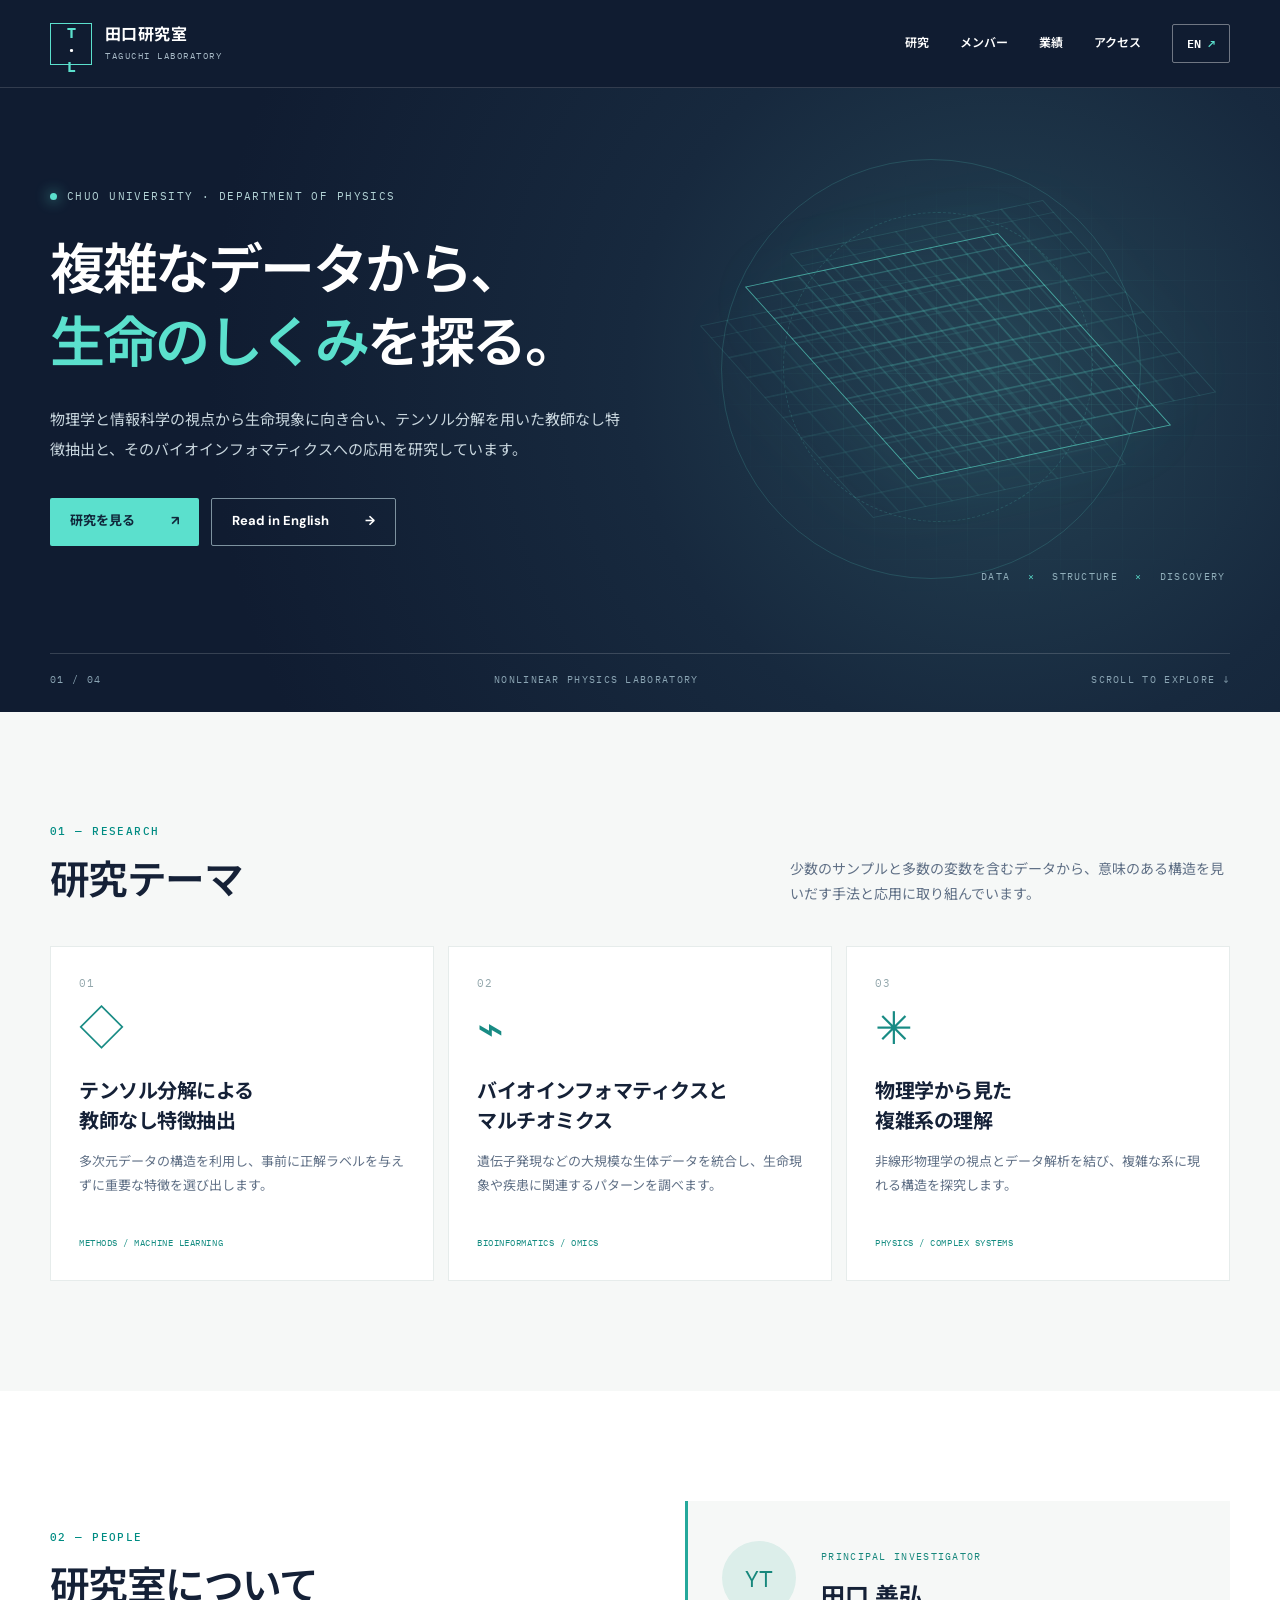
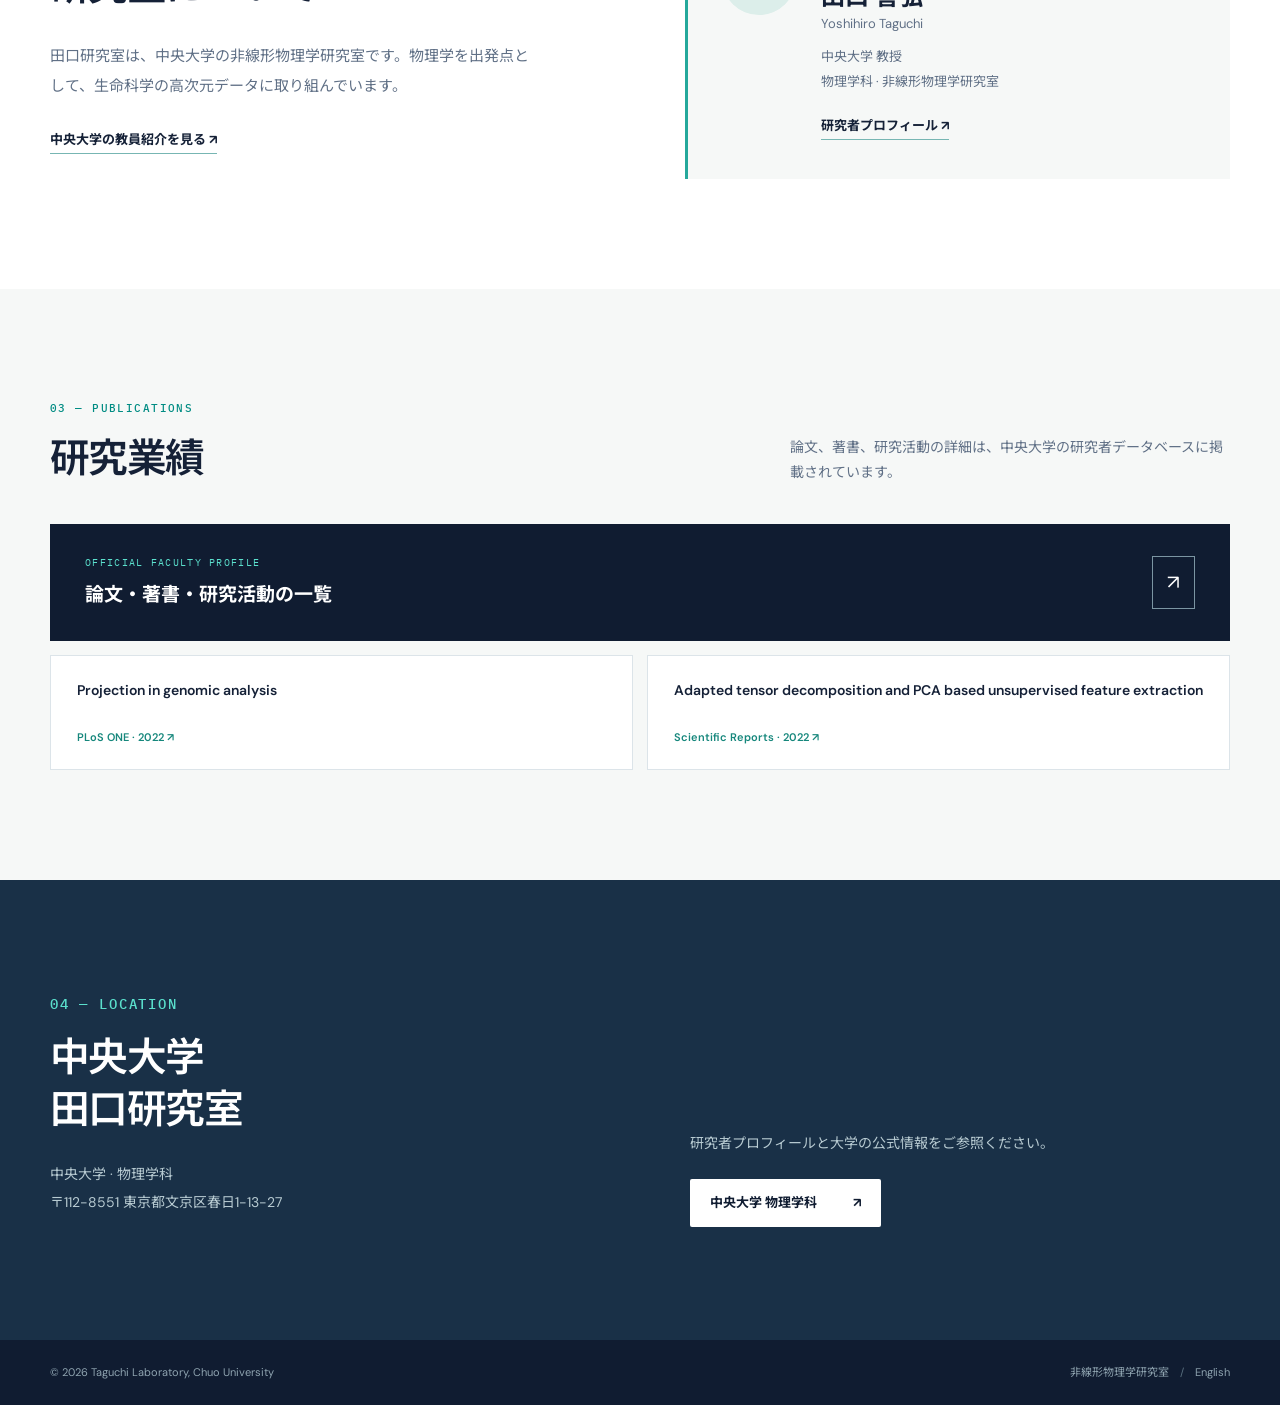
<file: index.html>
<!doctype html>
<html lang="ja">
<head>
  <meta charset="utf-8">
  <meta name="viewport" content="width=device-width, initial-scale=1">
  <meta name="description" content="中央大学 田口研究室（非線形物理学研究室）。テンソル分解、バイオインフォマティクス、機械学習を研究しています。">
  <meta name="theme-color" content="#101c31">
  <title>田口研究室 | 中央大学</title>
  <link rel="alternate" hreflang="ja" href="./">
  <link rel="alternate" hreflang="en" href="./en/">
  <link rel="stylesheet" href="./style.css">
</head>
<body>
  <a class="skip" href="#main">本文へ</a>
  <header class="site-header">
    <div class="wrap header-inner">
      <a class="brand" href="./" aria-label="田口研究室 ホーム"><span class="brand-mark" aria-hidden="true">T<span>·</span>L</span><span>田口研究室<small>TAGUCHI LABORATORY</small></span></a>
      <nav aria-label="メインナビゲーション"><a href="#research">研究</a><a href="#people">メンバー</a><a href="#publications">業績</a><a href="#contact">アクセス</a><a class="language" href="./en/" lang="en" hreflang="en">EN <span aria-hidden="true">↗</span></a></nav>
    </div>
  </header>
  <main id="main">
    <section class="hero">
      <div class="wrap hero-grid">
        <div class="hero-content"><p class="eyebrow"><span class="dot"></span> CHUO UNIVERSITY · DEPARTMENT OF PHYSICS</p><h1>複雑なデータから、<br><em>生命のしくみ</em>を探る。</h1><p class="hero-lead">物理学と情報科学の視点から生命現象に向き合い、テンソル分解を用いた教師なし特徴抽出と、そのバイオインフォマティクスへの応用を研究しています。</p><div class="hero-actions"><a class="button primary" href="#research">研究を見る <span aria-hidden="true">↗</span></a><a class="button ghost" href="./en/" lang="en">Read in English <span aria-hidden="true">→</span></a></div></div>
        <div class="visual" aria-hidden="true"><div class="visual-grid"></div><div class="plane plane-a"></div><div class="plane plane-b"></div><div class="plane plane-c"></div><span class="orbit orbit-a"></span><span class="orbit orbit-b"></span><span class="visual-label">DATA <i>×</i> STRUCTURE <i>×</i> DISCOVERY</span></div>
      </div>
      <div class="wrap hero-foot"><span>01 / 04</span><span>NONLINEAR PHYSICS LABORATORY</span><span>SCROLL TO EXPLORE ↓</span></div>
    </section>
    <section id="research" class="section research"><div class="wrap"><div class="section-heading"><div><p class="kicker">01 — RESEARCH</p><h2>研究テーマ</h2></div><p>少数のサンプルと多数の変数を含むデータから、意味のある構造を見いだす手法と応用に取り組んでいます。</p></div><div class="cards"><article class="card"><span class="card-number">01</span><div class="card-symbol">◇</div><h3>テンソル分解による<br>教師なし特徴抽出</h3><p>多次元データの構造を利用し、事前に正解ラベルを与えずに重要な特徴を選び出します。</p><span class="tag">METHODS / MACHINE LEARNING</span></article><article class="card"><span class="card-number">02</span><div class="card-symbol">⌁</div><h3>バイオインフォマティクスと<br>マルチオミクス</h3><p>遺伝子発現などの大規模な生体データを統合し、生命現象や疾患に関連するパターンを調べます。</p><span class="tag">BIOINFORMATICS / OMICS</span></article><article class="card"><span class="card-number">03</span><div class="card-symbol">✳</div><h3>物理学から見た<br>複雑系の理解</h3><p>非線形物理学の視点とデータ解析を結び、複雑な系に現れる構造を探究します。</p><span class="tag">PHYSICS / COMPLEX SYSTEMS</span></article></div></div></section>
    <section id="people" class="section person"><div class="wrap person-grid"><div><p class="kicker">02 — PEOPLE</p><h2>研究室について</h2><p class="body-copy">田口研究室は、中央大学の非線形物理学研究室です。物理学を出発点として、生命科学の高次元データに取り組んでいます。</p><a class="text-link" href="https://www.chuo-u.ac.jp/academics/faculties/science/teacher/" target="_blank" rel="noopener noreferrer">中央大学の教員紹介を見る <span aria-hidden="true">↗</span></a></div><div class="person-card"><div class="avatar" aria-hidden="true">YT</div><div><span class="role">PRINCIPAL INVESTIGATOR</span><h3>田口 善弘 <small>Yoshihiro Taguchi</small></h3><p>中央大学 教授<br>物理学科 · 非線形物理学研究室</p><a class="text-link" href="https://c-research.chuo-u.ac.jp/html/100003174_ja.html" target="_blank" rel="noopener noreferrer">研究者プロフィール <span aria-hidden="true">↗</span></a></div></div></div></section>
    <section id="publications" class="section publications"><div class="wrap"><div class="section-heading"><div><p class="kicker">03 — PUBLICATIONS</p><h2>研究業績</h2></div><p>論文、著書、研究活動の詳細は、中央大学の研究者データベースに掲載されています。</p></div><a class="feature-link" href="https://c-research.chuo-u.ac.jp/html/100003174_ja.html" target="_blank" rel="noopener noreferrer"><span><small>OFFICIAL FACULTY PROFILE</small><strong>論文・著書・研究活動の一覧</strong></span><span class="arrow" aria-hidden="true">↗</span></a><div class="publication-links"><a href="https://doi.org/10.1371/journal.pone.0275472" target="_blank" rel="noopener noreferrer">Projection in genomic analysis <span>PLoS ONE · 2022 ↗</span></a><a href="https://doi.org/10.1038/s41598-022-21474-z" target="_blank" rel="noopener noreferrer">Adapted tensor decomposition and PCA based unsupervised feature extraction <span>Scientific Reports · 2022 ↗</span></a></div></div></section>
    <section id="contact" class="section contact"><div class="wrap contact-grid"><div><p class="kicker">04 — LOCATION</p><h2>中央大学<br>田口研究室</h2><p>中央大学 · 物理学科<br>〒112-8551 東京都文京区春日1-13-27</p></div><div class="contact-side"><p>研究者プロフィールと大学の公式情報をご参照ください。</p><a class="button light" href="https://www.chuo-u.ac.jp/academics/faculties/science/teacher/" target="_blank" rel="noopener noreferrer">中央大学 物理学科 <span aria-hidden="true">↗</span></a></div></div></section>
  </main>
  <footer><div class="wrap footer-inner"><span>© <span id="year">2026</span> Taguchi Laboratory, Chuo University</span><span>非線形物理学研究室 <span class="divider">/</span> <a href="./en/" lang="en">English</a></span></div></footer>
  <script src="./script.js" defer></script>
</body>
</html>
</file>
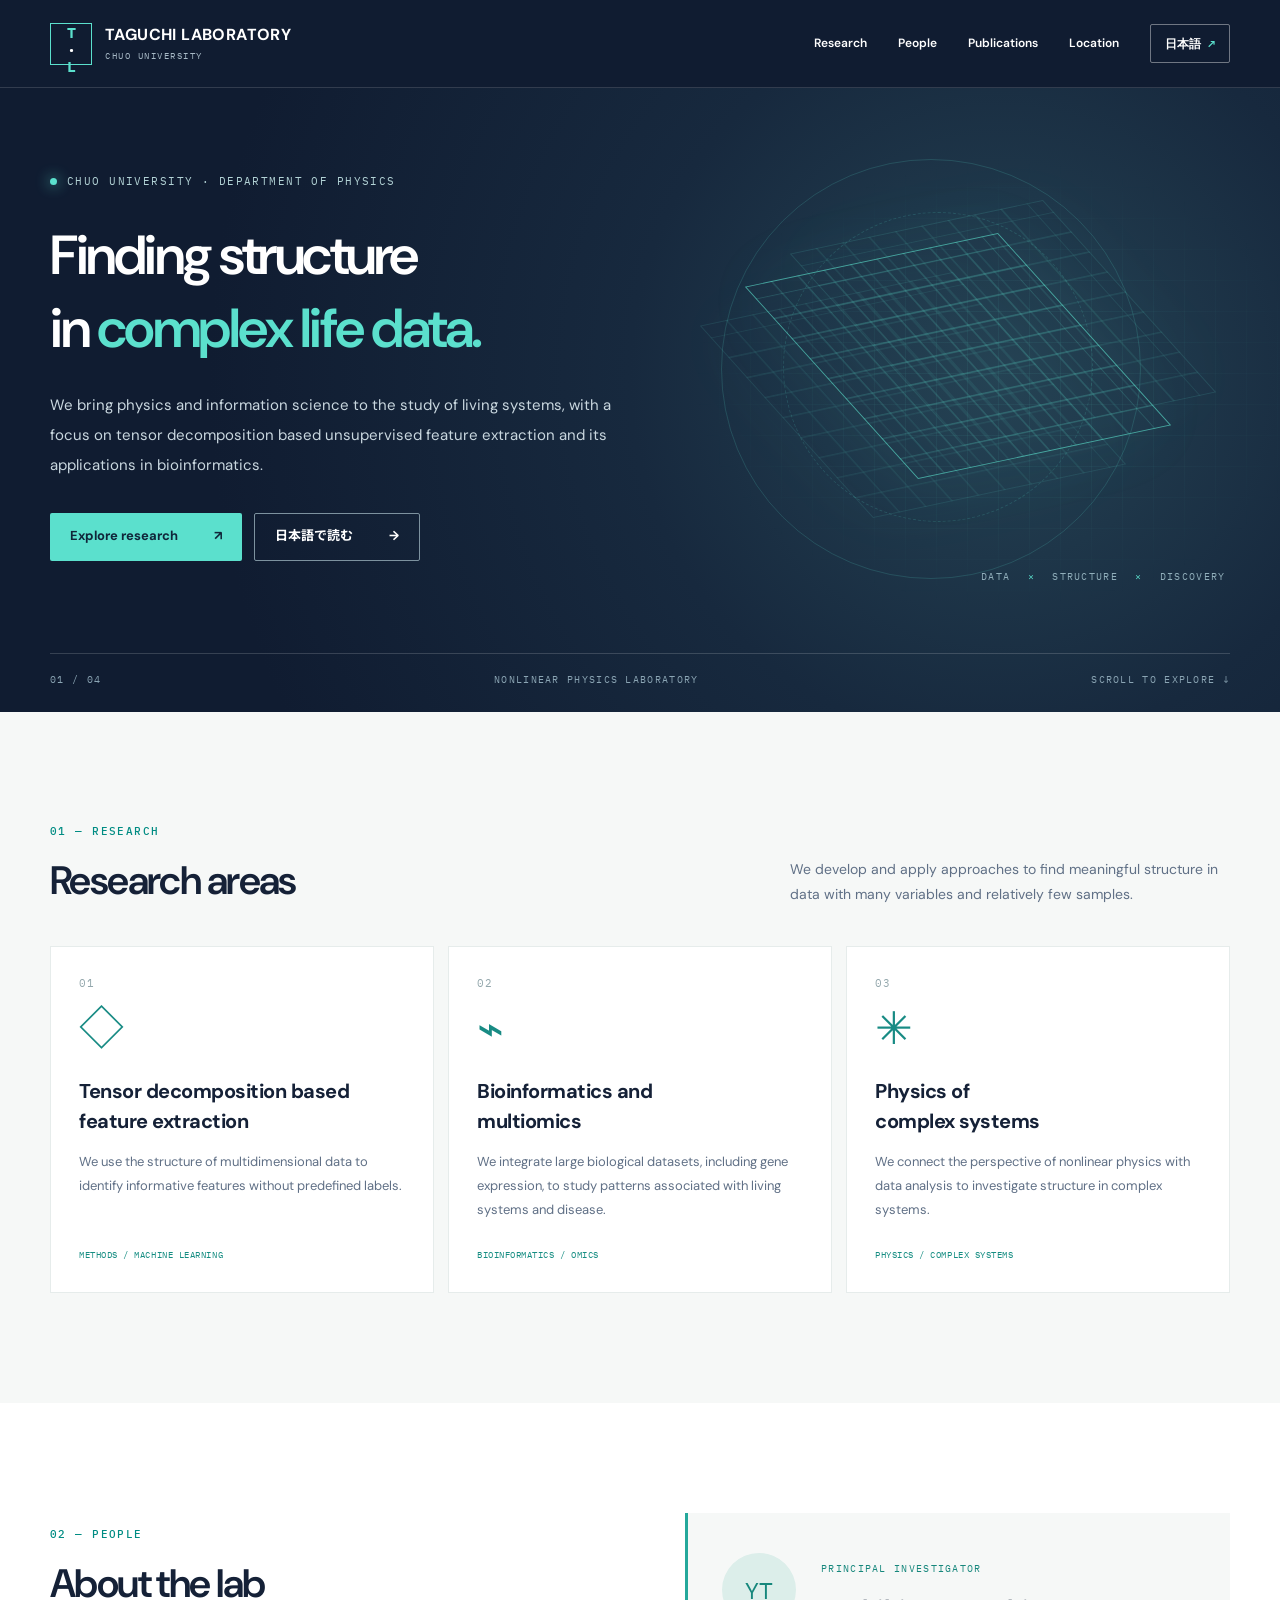
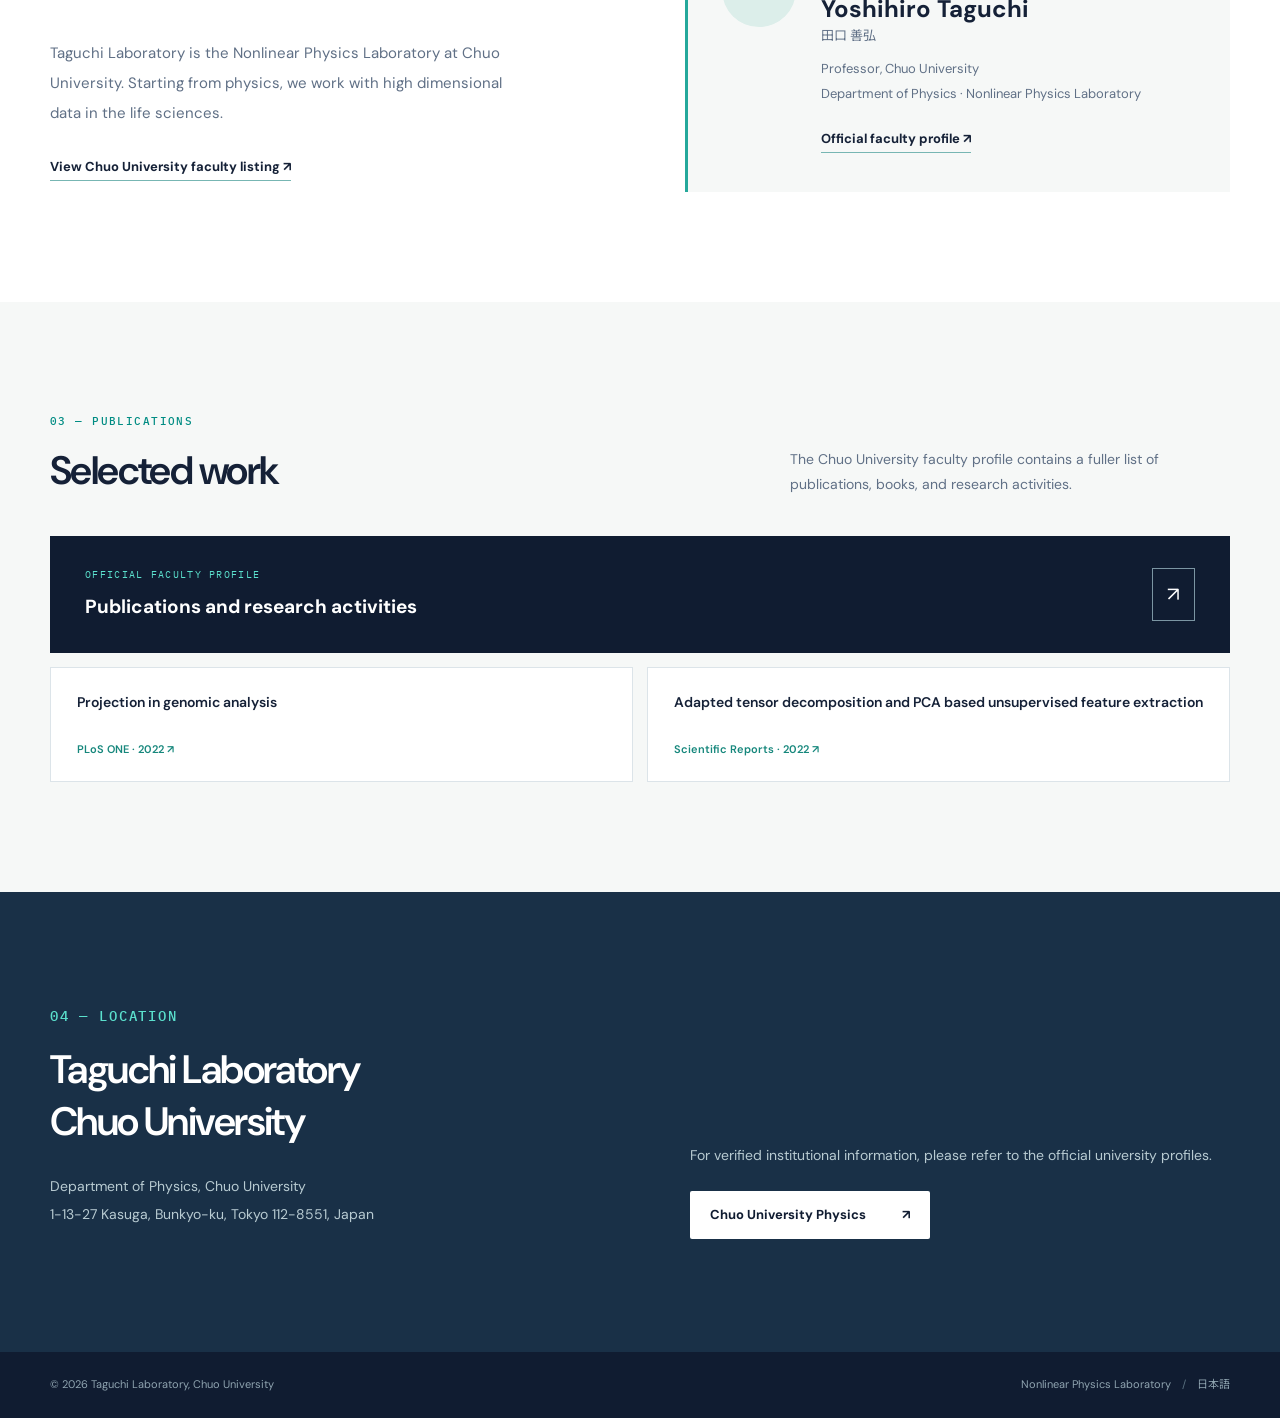
<file: en/index.html>
<!doctype html>
<html lang="en">
<head>
  <meta charset="utf-8">
  <meta name="viewport" content="width=device-width, initial-scale=1">
  <meta name="description" content="Taguchi Laboratory at Chuo University. Research in tensor decomposition, bioinformatics, machine learning, and nonlinear physics.">
  <meta name="theme-color" content="#101c31">
  <title>Taguchi Laboratory | Chuo University</title>
  <link rel="alternate" hreflang="ja" href="../">
  <link rel="alternate" hreflang="en" href="./">
  <link rel="stylesheet" href="../style.css">
</head>
<body>
  <a class="skip" href="#main">Skip to content</a>
  <header class="site-header"><div class="wrap header-inner"><a class="brand" href="./" aria-label="Taguchi Laboratory home"><span class="brand-mark" aria-hidden="true">T<span>·</span>L</span><span>TAGUCHI LABORATORY<small>CHUO UNIVERSITY</small></span></a><nav aria-label="Main navigation"><a href="#research">Research</a><a href="#people">People</a><a href="#publications">Publications</a><a href="#contact">Location</a><a class="language" href="../" lang="ja" hreflang="ja">日本語 <span aria-hidden="true">↗</span></a></nav></div></header>
  <main id="main">
    <section class="hero"><div class="wrap hero-grid"><div class="hero-content"><p class="eyebrow"><span class="dot"></span> CHUO UNIVERSITY · DEPARTMENT OF PHYSICS</p><h1>Finding structure<br>in <em>complex life data.</em></h1><p class="hero-lead">We bring physics and information science to the study of living systems, with a focus on tensor decomposition based unsupervised feature extraction and its applications in bioinformatics.</p><div class="hero-actions"><a class="button primary" href="#research">Explore research <span aria-hidden="true">↗</span></a><a class="button ghost" href="../" lang="ja">日本語で読む <span aria-hidden="true">→</span></a></div></div><div class="visual" aria-hidden="true"><div class="visual-grid"></div><div class="plane plane-a"></div><div class="plane plane-b"></div><div class="plane plane-c"></div><span class="orbit orbit-a"></span><span class="orbit orbit-b"></span><span class="visual-label">DATA <i>×</i> STRUCTURE <i>×</i> DISCOVERY</span></div></div><div class="wrap hero-foot"><span>01 / 04</span><span>NONLINEAR PHYSICS LABORATORY</span><span>SCROLL TO EXPLORE ↓</span></div></section>
    <section id="research" class="section research"><div class="wrap"><div class="section-heading"><div><p class="kicker">01 — RESEARCH</p><h2>Research areas</h2></div><p>We develop and apply approaches to find meaningful structure in data with many variables and relatively few samples.</p></div><div class="cards"><article class="card"><span class="card-number">01</span><div class="card-symbol">◇</div><h3>Tensor decomposition based<br>feature extraction</h3><p>We use the structure of multidimensional data to identify informative features without predefined labels.</p><span class="tag">METHODS / MACHINE LEARNING</span></article><article class="card"><span class="card-number">02</span><div class="card-symbol">⌁</div><h3>Bioinformatics and<br>multiomics</h3><p>We integrate large biological datasets, including gene expression, to study patterns associated with living systems and disease.</p><span class="tag">BIOINFORMATICS / OMICS</span></article><article class="card"><span class="card-number">03</span><div class="card-symbol">✳</div><h3>Physics of<br>complex systems</h3><p>We connect the perspective of nonlinear physics with data analysis to investigate structure in complex systems.</p><span class="tag">PHYSICS / COMPLEX SYSTEMS</span></article></div></div></section>
    <section id="people" class="section person"><div class="wrap person-grid"><div><p class="kicker">02 — PEOPLE</p><h2>About the lab</h2><p class="body-copy">Taguchi Laboratory is the Nonlinear Physics Laboratory at Chuo University. Starting from physics, we work with high dimensional data in the life sciences.</p><a class="text-link" href="https://www.chuo-u.ac.jp/academics/faculties/science/teacher/" target="_blank" rel="noopener noreferrer">View Chuo University faculty listing <span aria-hidden="true">↗</span></a></div><div class="person-card"><div class="avatar" aria-hidden="true">YT</div><div><span class="role">PRINCIPAL INVESTIGATOR</span><h3>Yoshihiro Taguchi <small>田口 善弘</small></h3><p>Professor, Chuo University<br>Department of Physics · Nonlinear Physics Laboratory</p><a class="text-link" href="https://c-research.chuo-u.ac.jp/html/100003174_en.html" target="_blank" rel="noopener noreferrer">Official faculty profile <span aria-hidden="true">↗</span></a></div></div></div></section>
    <section id="publications" class="section publications"><div class="wrap"><div class="section-heading"><div><p class="kicker">03 — PUBLICATIONS</p><h2>Selected work</h2></div><p>The Chuo University faculty profile contains a fuller list of publications, books, and research activities.</p></div><a class="feature-link" href="https://c-research.chuo-u.ac.jp/html/100003174_en.html" target="_blank" rel="noopener noreferrer"><span><small>OFFICIAL FACULTY PROFILE</small><strong>Publications and research activities</strong></span><span class="arrow" aria-hidden="true">↗</span></a><div class="publication-links"><a href="https://doi.org/10.1371/journal.pone.0275472" target="_blank" rel="noopener noreferrer">Projection in genomic analysis <span>PLoS ONE · 2022 ↗</span></a><a href="https://doi.org/10.1038/s41598-022-21474-z" target="_blank" rel="noopener noreferrer">Adapted tensor decomposition and PCA based unsupervised feature extraction <span>Scientific Reports · 2022 ↗</span></a></div></div></section>
    <section id="contact" class="section contact"><div class="wrap contact-grid"><div><p class="kicker">04 — LOCATION</p><h2>Taguchi Laboratory<br>Chuo University</h2><p>Department of Physics, Chuo University<br>1-13-27 Kasuga, Bunkyo-ku, Tokyo 112-8551, Japan</p></div><div class="contact-side"><p>For verified institutional information, please refer to the official university profiles.</p><a class="button light" href="https://www.chuo-u.ac.jp/academics/faculties/science/teacher/" target="_blank" rel="noopener noreferrer">Chuo University Physics <span aria-hidden="true">↗</span></a></div></div></section>
  </main>
  <footer><div class="wrap footer-inner"><span>© <span id="year">2026</span> Taguchi Laboratory, Chuo University</span><span>Nonlinear Physics Laboratory <span class="divider">/</span> <a href="../" lang="ja">日本語</a></span></div></footer>
  <script src="../script.js" defer></script>
</body>
</html>
</file>
<file: style.css>
@import url('https://fonts.googleapis.com/css2?family=DM+Sans:wght@400;500;600;700&family=IBM+Plex+Mono:wght@400;500&family=Noto+Sans+JP:wght@400;500;600;700&display=swap');
:root{--ink:#152137;--muted:#607086;--navy:#101c31;--teal:#5be0cd;--line:#dce4e9;--paper:#f6f8f7;--white:#fff}*{box-sizing:border-box}html{scroll-behavior:smooth}body{margin:0;color:var(--ink);background:var(--white);font-family:'DM Sans','Noto Sans JP',sans-serif;line-height:1.75;-webkit-font-smoothing:antialiased}a{color:inherit;text-decoration:none}a:focus-visible{outline:3px solid #00a891;outline-offset:4px}.skip{position:absolute;left:12px;top:-80px;z-index:10;background:#fff;padding:8px 14px}.skip:focus{top:12px}.wrap{width:min(1180px,calc(100% - 64px));margin-inline:auto}.site-header{height:88px;background:var(--navy);color:#fff;border-bottom:1px solid rgba(255,255,255,.14)}.header-inner{height:100%;display:flex;align-items:center;justify-content:space-between;gap:24px}.brand{display:flex;align-items:center;gap:13px;font-weight:700;letter-spacing:.025em;line-height:1.15}.brand small{display:block;font-family:'IBM Plex Mono',monospace;font-size:9px;font-weight:400;letter-spacing:.17em;color:#a7b9c6;margin-top:7px}.brand-mark{width:42px;height:42px;display:grid;place-items:center;border:1px solid var(--teal);color:var(--teal);font-family:'IBM Plex Mono',monospace;font-size:15px;letter-spacing:-.1em}.brand-mark span{margin:0 2px;color:#fff}nav{display:flex;gap:31px;align-items:center;font-size:12px;font-weight:600}nav a:hover,.footer-inner a:hover{color:var(--teal)}nav .language{border:1px solid rgba(255,255,255,.4);padding:8px 14px;border-radius:2px;font-family:'IBM Plex Mono',monospace;white-space:nowrap}nav .language span{color:var(--teal)}.hero{color:#fff;background:radial-gradient(circle at 78% 46%,#254354 0%,#17293e 35%,#101c31 75%);overflow:hidden}.hero-grid{min-height:565px;display:grid;grid-template-columns:1.05fr .95fr;align-items:center;position:relative}.hero-content{position:relative;z-index:2;padding:80px 0 88px}.eyebrow,.kicker,.role,.tag,.card-number,.visual-label,.hero-foot,.feature-link small{font-family:'IBM Plex Mono',monospace;letter-spacing:.13em;font-size:11px}.eyebrow{color:#b3d3d6;display:flex;align-items:center;gap:10px}.dot{width:7px;height:7px;border-radius:50%;background:var(--teal);box-shadow:0 0 14px var(--teal)}h1,h2,h3,p{margin-top:0}h1{font-size:clamp(42px,4.3vw,68px);line-height:1.32;letter-spacing:-.045em;font-weight:600;margin:28px 0 25px}h1 em{font-style:normal;color:var(--teal)}.hero-lead{font-size:15px;line-height:2;max-width:570px;color:#c9d7df}.hero-actions{display:flex;gap:12px;flex-wrap:wrap;margin-top:33px}.button{display:inline-flex;justify-content:space-between;align-items:center;gap:36px;min-height:48px;padding:11px 20px;border-radius:2px;font-size:13px;font-weight:700;transition:transform .2s,background .2s}.button:hover{transform:translateY(-2px)}.primary{background:var(--teal);color:#10263a}.ghost{border:1px solid #7d929f;color:#fff}.light{background:#fff;color:var(--navy)}.hero-foot{display:flex;justify-content:space-between;border-top:1px solid rgba(255,255,255,.16);padding:17px 0 23px;color:#8ba5b4;font-size:10px}.visual{position:relative;height:480px;isolation:isolate;transform:translateX(18px)}.visual-grid{position:absolute;inset:25px -80px 0 0;background-image:linear-gradient(rgba(91,224,205,.065) 1px,transparent 1px),linear-gradient(90deg,rgba(91,224,205,.065) 1px,transparent 1px);background-size:31px 31px;mask-image:radial-gradient(ellipse,#000 20%,transparent 70%)}.plane{position:absolute;width:250px;height:250px;border:1px solid rgba(91,224,205,.65);transform:rotate(-27deg) skew(15deg,15deg);left:26%;top:21%;background:repeating-linear-gradient(0deg,transparent 0 24px,rgba(91,224,205,.18) 25px 26px),repeating-linear-gradient(90deg,transparent 0 24px,rgba(91,224,205,.18) 25px 26px);box-shadow:0 0 75px rgba(91,224,205,.06)}.plane-b{left:34%;top:14%;border-color:rgba(91,224,205,.25);opacity:.6}.plane-c{left:18%;top:29%;border-color:rgba(91,224,205,.25);opacity:.5}.orbit{position:absolute;border:1px solid rgba(91,224,205,.17);border-radius:50%;width:420px;height:420px;left:6%;top:6%}.orbit-b{width:310px;height:310px;left:17%;top:17%;border-style:dashed}.visual-label{position:absolute;bottom:25px;right:4%;color:#91afbb;font-size:10px}.visual-label i{font-style:normal;color:var(--teal);margin:0 10px}.section{padding:110px 0;scroll-margin-top:20px}.section-heading{display:flex;justify-content:space-between;align-items:end;gap:50px;margin-bottom:40px}.section-heading>p{max-width:440px;margin:0;color:var(--muted);font-size:14px}.kicker{color:#008c83;font-weight:500;margin-bottom:14px}h2{font-size:clamp(32px,3.1vw,46px);line-height:1.3;letter-spacing:-.04em;margin-bottom:0;font-weight:600}.research{background:var(--paper)}.cards{display:grid;grid-template-columns:repeat(3,1fr);gap:14px}.card{position:relative;background:#fff;border:1px solid #e6eceb;padding:27px 28px 30px;min-height:335px;display:flex;flex-direction:column;transition:transform .2s,box-shadow .2s}.card:hover{transform:translateY(-4px);box-shadow:0 16px 30px #142b3b0d}.card-number{color:#93a7ac}.card-symbol{font-size:45px;line-height:1;color:#188b84;margin:12px 0 25px;font-weight:400}.card h3{font-size:20px;line-height:1.5;letter-spacing:-.025em;margin-bottom:14px}.card p{font-size:13px;color:var(--muted);line-height:1.85;margin-bottom:25px}.tag{font-size:9px;color:#158d82;margin-top:auto;letter-spacing:.06em}.person-grid{display:grid;grid-template-columns:1fr 1fr;gap:90px;align-items:center}.body-copy{margin:28px 0 24px;max-width:480px;color:var(--muted);line-height:2;font-size:15px}.text-link{font-size:13px;font-weight:700;border-bottom:1px solid #77b6b3;padding-bottom:5px}.text-link:hover{color:#008c83}.person-card{display:flex;gap:25px;align-items:flex-start;background:var(--paper);border-left:3px solid #25a89b;padding:40px 34px}.avatar{flex:none;width:74px;height:74px;border-radius:50%;display:grid;place-items:center;background:#dceeea;color:#16877c;font-family:'IBM Plex Mono',monospace;font-size:23px}.role{color:#16877c;font-size:10px}.person-card h3{font-size:24px;line-height:1.45;margin:11px 0}.person-card h3 small{display:block;font-size:13px;color:var(--muted);font-weight:400;letter-spacing:0}.person-card p{color:var(--muted);font-size:13px;line-height:1.9;margin-bottom:17px}.publications{background:var(--paper)}.feature-link{background:var(--navy);color:#fff;display:flex;align-items:center;justify-content:space-between;padding:30px 35px;gap:20px}.feature-link small{display:block;color:var(--teal);font-size:10px;margin-bottom:6px}.feature-link strong{font-size:19px}.feature-link .arrow{border:1px solid #7b95a2;padding:8px 14px;font-size:20px}.feature-link:hover .arrow{background:var(--teal);color:var(--navy)}.publication-links{margin-top:14px;display:grid;grid-template-columns:1fr 1fr;gap:14px}.publication-links a{border:1px solid var(--line);padding:22px 26px;background:#fff;font-size:14px;font-weight:600;display:flex;flex-direction:column;justify-content:space-between;min-height:115px}.publication-links a:hover{border-color:#25a89b}.publication-links span{font-size:11px;color:#16877c;margin-top:10px}.contact{background:#193047;color:#fff}.contact-grid{display:grid;grid-template-columns:1fr 1fr;gap:100px;align-items:end}.contact .kicker{color:var(--teal)}.contact h2{margin-bottom:25px}.contact p{color:#b8cbd2;font-size:14px;line-height:2}.contact-side{padding-bottom:3px}.contact-side p{margin-bottom:22px}footer{background:var(--navy);color:#8fa4b0}.footer-inner{display:flex;justify-content:space-between;gap:20px;padding:23px 0;font-size:11px}.divider{padding:0 8px;color:#59707f}@media(max-width:800px){.wrap{width:min(100% - 36px,1180px)}.site-header{height:auto}.header-inner{padding:16px 0;align-items:flex-start;flex-wrap:wrap}nav{width:100%;gap:16px;overflow-x:auto;white-space:nowrap;padding-bottom:3px;font-size:11px}.hero-grid{display:block;min-height:0}.hero-content{padding:74px 0 60px}.visual{position:absolute;inset:0 -120px auto auto;width:460px;height:450px;opacity:.3;pointer-events:none}.hero-foot span:nth-child(2){display:none}.section{padding:75px 0}.section-heading{display:block}.section-heading>p{margin-top:20px}.cards{grid-template-columns:1fr}.card{min-height:250px}.person-grid,.contact-grid{grid-template-columns:1fr;gap:35px}.publication-links{grid-template-columns:1fr}.footer-inner{flex-wrap:wrap}}@media(max-width:520px){h1{font-size:clamp(36px,9vw,48px)}.hero-lead{font-size:14px}.hero-foot{font-size:9px}.person-card{padding:28px 20px;gap:16px}.avatar{width:54px;height:54px;font-size:17px}.person-card h3{font-size:20px}.feature-link{padding:23px}.feature-link strong{font-size:16px}}@media(prefers-reduced-motion:reduce){html{scroll-behavior:auto}*,*:before,*:after{transition-duration:0.01ms!important}}
</file>
